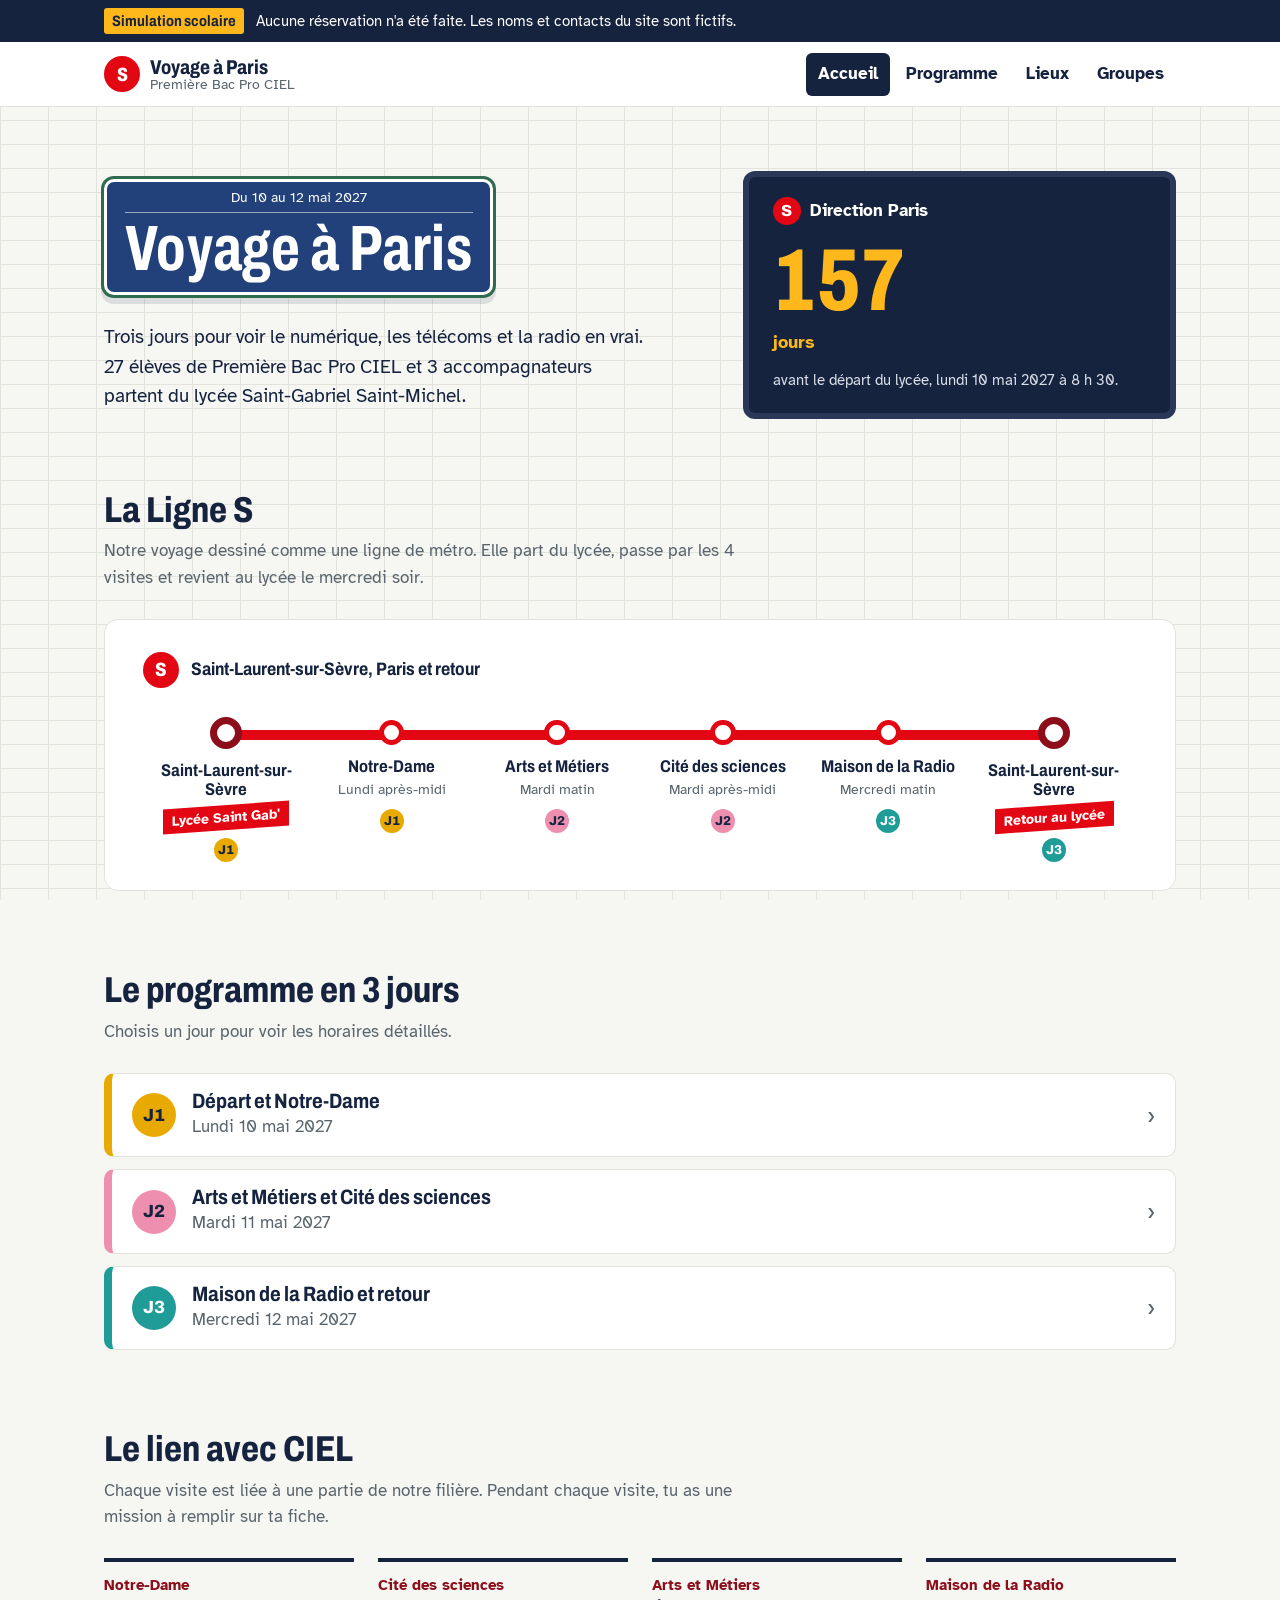
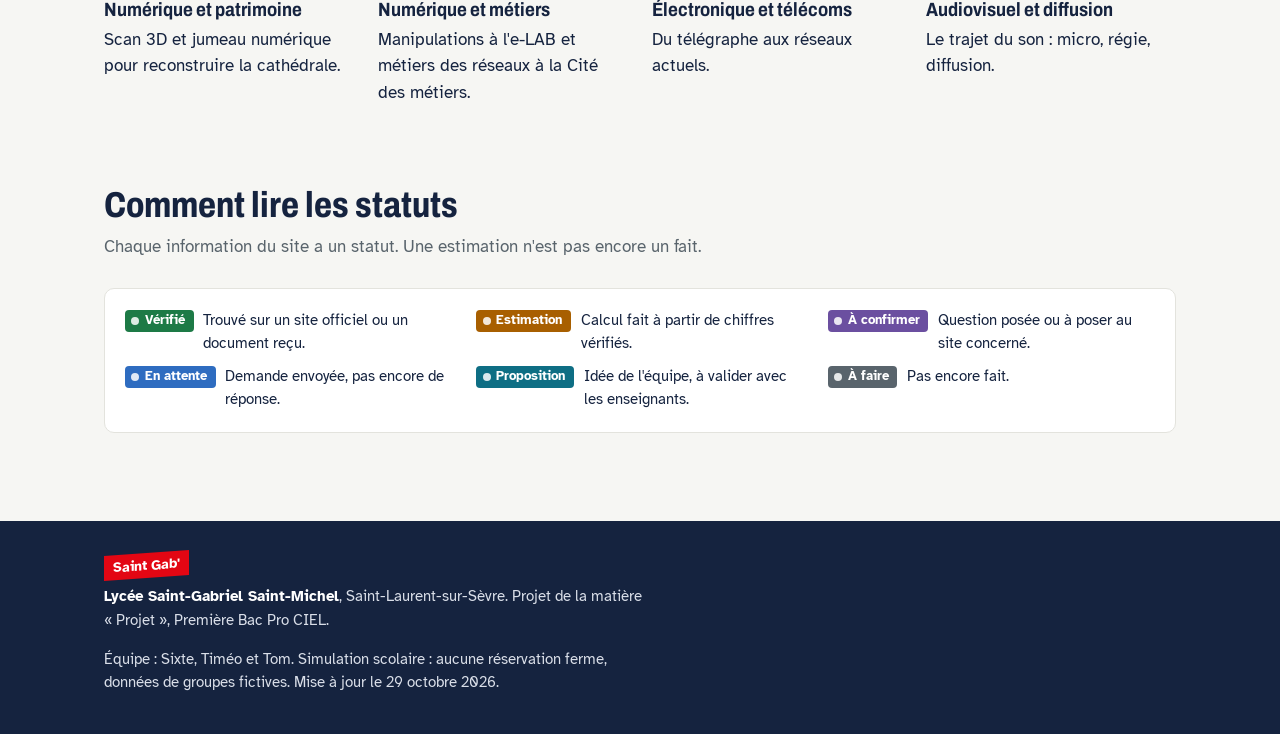
<file: index.html>
<!doctype html>
<html lang="fr">
<head>
  <meta charset="utf-8">
  <meta name="viewport" content="width=device-width, initial-scale=1">
  <title>Voyage à Paris, Bac Pro CIEL</title>
  <meta name="description" content="Site du voyage pédagogique à Paris de la Première Bac Pro CIEL du lycée Saint-Gabriel Saint-Michel. Simulation scolaire.">
  <meta name="robots" content="noindex">
  <link rel="preconnect" href="https://fonts.googleapis.com">
  <link rel="preconnect" href="https://fonts.gstatic.com" crossorigin>
  <link href="https://fonts.googleapis.com/css2?family=Archivo:wdth,wght@62..125,400..800&family=Atkinson+Hyperlegible:wght@400;700&display=swap" rel="stylesheet">
  <link rel="stylesheet" href="assets/css/style.css">
</head>
<body>

  <div class="simulation" role="note">
    <div class="conteneur">
      <strong>Simulation scolaire</strong>
      <span>Aucune réservation n'a été faite. Les noms et contacts du site sont fictifs.</span>
    </div>
  </div>

  <header class="entete">
    <div class="conteneur">
      <a class="marque" href="index.html">
        <span class="pastille" aria-hidden="true">S</span>
        <span>Voyage à Paris<small>Première Bac Pro CIEL</small></span>
      </a>
      <nav class="nav" aria-label="Menu principal">
        <ul>
          <li><a href="index.html" aria-current="page">
            <svg viewBox="0 0 24 24" fill="none" stroke="currentColor" stroke-width="2" aria-hidden="true"><path d="M3 11l9-7 9 7v9a1 1 0 0 1-1 1h-5v-6H9v6H4a1 1 0 0 1-1-1z"/></svg>
            Accueil</a></li>
          <li><a href="programme.html">
            <svg viewBox="0 0 24 24" fill="none" stroke="currentColor" stroke-width="2" aria-hidden="true"><circle cx="6" cy="5" r="2"/><circle cx="6" cy="19" r="2"/><path d="M6 7v10M11 5h9M11 12h9M11 19h9"/><circle cx="6" cy="12" r="2"/></svg>
            Programme</a></li>
          <li><a href="lieux.html">
            <svg viewBox="0 0 24 24" fill="none" stroke="currentColor" stroke-width="2" aria-hidden="true"><path d="M12 21s-7-6.2-7-12a7 7 0 0 1 14 0c0 5.8-7 12-7 12z"/><circle cx="12" cy="9" r="2.5"/></svg>
            Lieux</a></li>
          <li><a href="groupes.html">
            <svg viewBox="0 0 24 24" fill="none" stroke="currentColor" stroke-width="2" aria-hidden="true"><circle cx="9" cy="8" r="3"/><circle cx="17" cy="9" r="2.5"/><path d="M3 20c0-3.3 2.7-6 6-6s6 2.7 6 6M15 14.5c3 0 6 1.8 6 5.5"/></svg>
            Groupes</a></li>
        </ul>
      </nav>
    </div>
  </header>

  <main>

    <section class="une" aria-labelledby="titre-page">
      <div class="conteneur">
        <div class="une-texte">
          <div class="plaque">
            <span class="plaque-haut">Du 10 au 12 mai 2027</span>
            <h1 id="titre-page">Voyage à Paris</h1>
          </div>
          <p>Trois jours pour voir le numérique, les télécoms et la radio en vrai. 27 élèves de Première Bac Pro CIEL et 3 accompagnateurs partent du lycée Saint-Gabriel Saint-Michel.</p>
        </div>

        <div class="ecran" aria-live="polite">
          <div class="ecran-ligne"><span class="pastille" aria-hidden="true">S</span> Direction Paris</div>
          <span class="ecran-nombre" id="rebours-jours">193</span>
          <span class="ecran-unite" id="rebours-unite">jours</span>
          <p class="ecran-pied">avant le départ du lycée, lundi 10 mai 2027 à 8 h 30.</p>
        </div>
      </div>
    </section>

    <section class="section" aria-labelledby="titre-ligne">
      <div class="conteneur">
        <h2 id="titre-ligne">La Ligne S</h2>
        <p class="intro">Notre voyage dessiné comme une ligne de métro. Elle part du lycée, passe par les 4 visites et revient au lycée le mercredi soir.</p>
        <div class="plan">
          <div class="plan-entete"><span class="pastille" aria-hidden="true">S</span> Saint-Laurent-sur-Sèvre, Paris et retour</div>
          <ol class="stations" id="stations"></ol>
        </div>
      </div>
    </section>

    <section class="section" aria-labelledby="titre-jours">
      <div class="conteneur">
        <h2 id="titre-jours">Le programme en 3 jours</h2>
        <p class="intro">Choisis un jour pour voir les horaires détaillés.</p>
        <ol class="jours-liste" id="jours-liste"></ol>
      </div>
    </section>

    <section class="section" aria-labelledby="titre-ciel">
      <div class="conteneur">
        <h2 id="titre-ciel">Le lien avec CIEL</h2>
        <p class="intro">Chaque visite est liée à une partie de notre filière. Pendant chaque visite, tu as une mission à remplir sur ta fiche.</p>
        <ul class="ciel-liste" id="ciel-liste"></ul>
      </div>
    </section>

    <section class="section" aria-labelledby="titre-legende">
      <div class="conteneur">
        <h2 id="titre-legende">Comment lire les statuts</h2>
        <p class="intro">Chaque information du site a un statut. Une estimation n'est pas encore un fait.</p>
        <ul class="legende" id="legende"></ul>
      </div>
    </section>

  </main>

  <footer class="pied">
    <div class="conteneur">
      <div>
        <span class="etiquette-gab">Saint Gab'</span>
        <p><strong>Lycée Saint-Gabriel Saint-Michel</strong>, Saint-Laurent-sur-Sèvre. Projet de la matière « Projet », Première Bac Pro CIEL.</p>
      </div>
      <p>Équipe : Sixte, Timéo et Tom. Simulation scolaire : aucune réservation ferme, données de groupes fictives. Mise à jour le 29 octobre 2026.</p>
    </div>
  </footer>

  <script src="assets/js/donnees.js?v=2026-10-30"></script>
  <script src="assets/js/site.js?v=2026-10-30"></script>
</body>
</html>
</file>
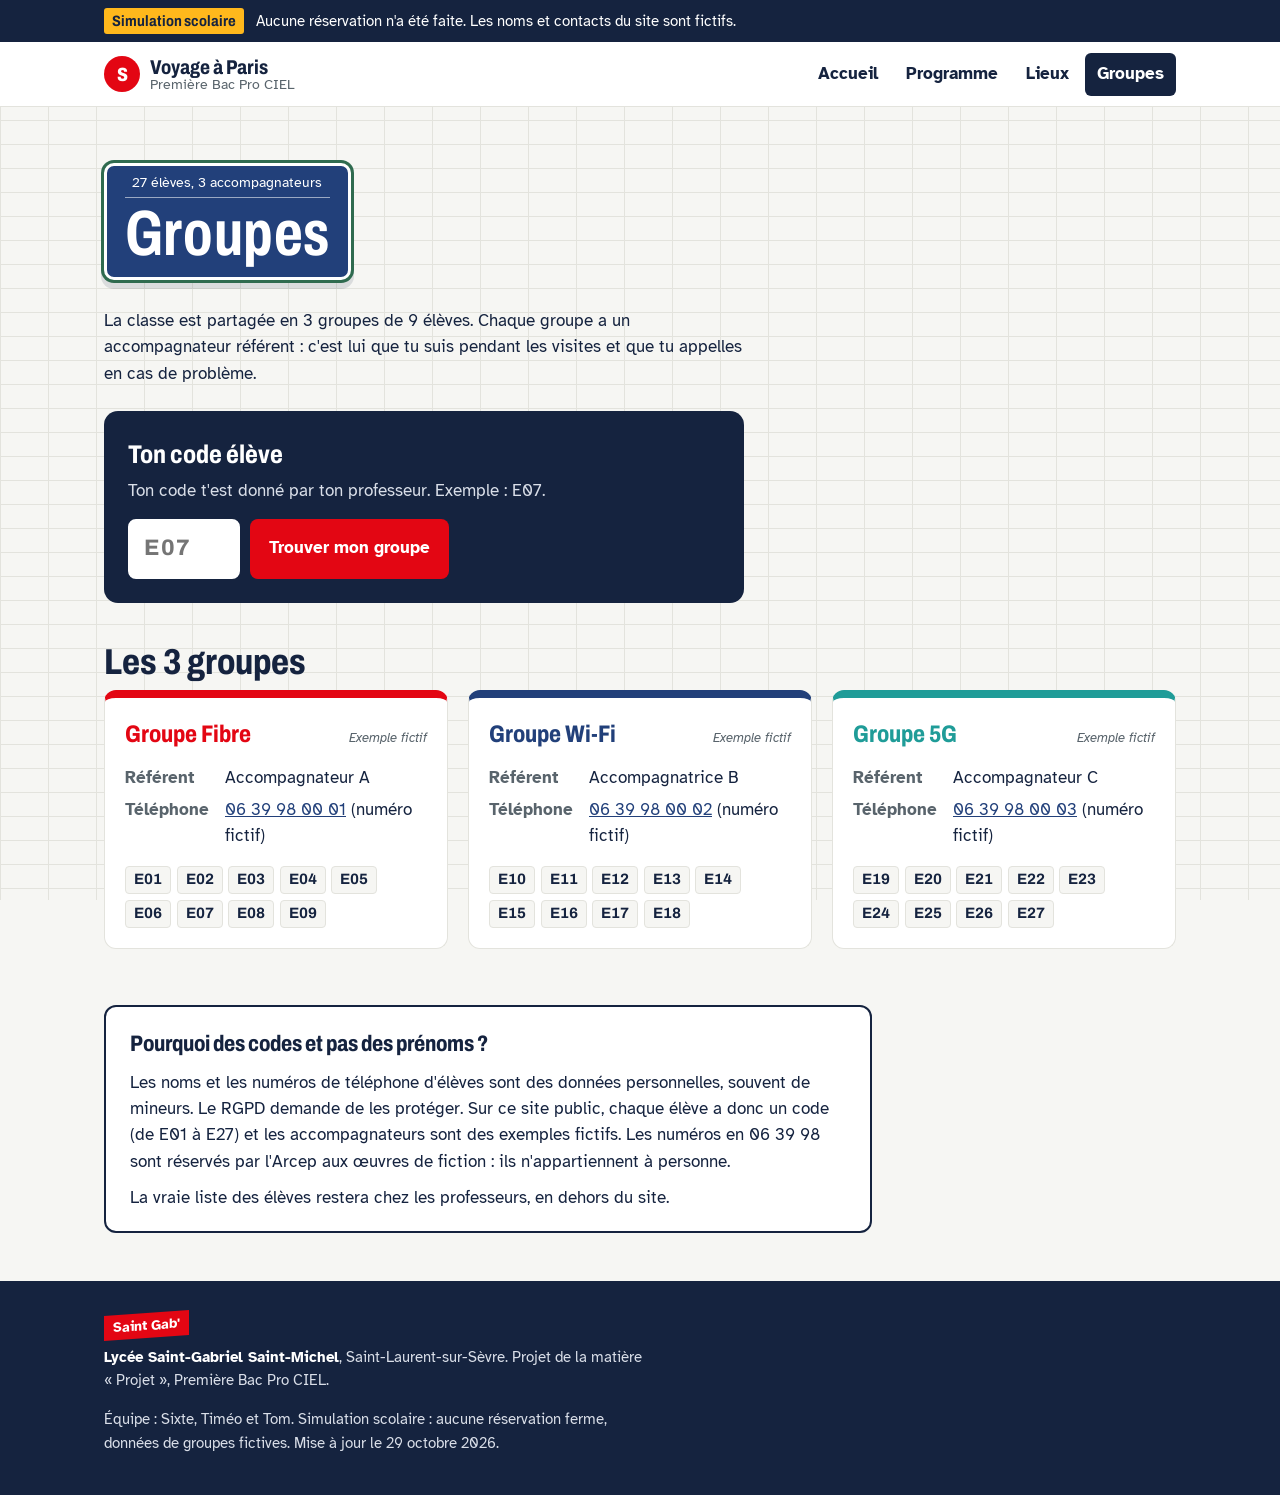
<file: groupes.html>
<!doctype html>
<html lang="fr">
<head>
  <meta charset="utf-8">
  <meta name="viewport" content="width=device-width, initial-scale=1">
  <title>Groupes du voyage</title>
  <meta name="description" content="Trouver son groupe et son accompagnateur référent pour le voyage à Paris. Données fictives, simulation scolaire.">
  <meta name="robots" content="noindex">
  <link rel="preconnect" href="https://fonts.googleapis.com">
  <link rel="preconnect" href="https://fonts.gstatic.com" crossorigin>
  <link href="https://fonts.googleapis.com/css2?family=Archivo:wdth,wght@62..125,400..800&family=Atkinson+Hyperlegible:wght@400;700&display=swap" rel="stylesheet">
  <link rel="stylesheet" href="assets/css/style.css">
</head>
<body>

  <div class="simulation" role="note">
    <div class="conteneur">
      <strong>Simulation scolaire</strong>
      <span>Aucune réservation n'a été faite. Les noms et contacts du site sont fictifs.</span>
    </div>
  </div>

  <header class="entete">
    <div class="conteneur">
      <a class="marque" href="index.html">
        <span class="pastille" aria-hidden="true">S</span>
        <span>Voyage à Paris<small>Première Bac Pro CIEL</small></span>
      </a>
      <nav class="nav" aria-label="Menu principal">
        <ul>
          <li><a href="index.html">
            <svg viewBox="0 0 24 24" fill="none" stroke="currentColor" stroke-width="2" aria-hidden="true"><path d="M3 11l9-7 9 7v9a1 1 0 0 1-1 1h-5v-6H9v6H4a1 1 0 0 1-1-1z"/></svg>
            Accueil</a></li>
          <li><a href="programme.html">
            <svg viewBox="0 0 24 24" fill="none" stroke="currentColor" stroke-width="2" aria-hidden="true"><circle cx="6" cy="5" r="2"/><circle cx="6" cy="19" r="2"/><path d="M6 7v10M11 5h9M11 12h9M11 19h9"/><circle cx="6" cy="12" r="2"/></svg>
            Programme</a></li>
          <li><a href="lieux.html">
            <svg viewBox="0 0 24 24" fill="none" stroke="currentColor" stroke-width="2" aria-hidden="true"><path d="M12 21s-7-6.2-7-12a7 7 0 0 1 14 0c0 5.8-7 12-7 12z"/><circle cx="12" cy="9" r="2.5"/></svg>
            Lieux</a></li>
          <li><a href="groupes.html" aria-current="page">
            <svg viewBox="0 0 24 24" fill="none" stroke="currentColor" stroke-width="2" aria-hidden="true"><circle cx="9" cy="8" r="3"/><circle cx="17" cy="9" r="2.5"/><path d="M3 20c0-3.3 2.7-6 6-6s6 2.7 6 6M15 14.5c3 0 6 1.8 6 5.5"/></svg>
            Groupes</a></li>
        </ul>
      </nav>
    </div>
  </header>

  <main>
    <div class="page-titre">
      <div class="conteneur">
        <div class="plaque">
          <span class="plaque-haut">27 élèves, 3 accompagnateurs</span>
          <h1>Groupes</h1>
        </div>
        <p>La classe est partagée en 3 groupes de 9 élèves. Chaque groupe a un accompagnateur référent : c'est lui que tu suis pendant les visites et que tu appelles en cas de problème.</p>
      </div>
    </div>

    <div class="conteneur">
      <form class="recherche" id="recherche" novalidate>
        <label for="code">Ton code élève</label>
        <p class="recherche-aide" id="code-aide">Ton code t'est donné par ton professeur. Exemple : E07.</p>
        <div class="recherche-ligne">
          <input id="code" name="code" type="text" inputmode="text" autocomplete="off"
                 maxlength="3" placeholder="E07" aria-describedby="code-aide resultat">
          <button type="submit">Trouver mon groupe</button>
        </div>
        <div id="resultat" class="resultat" aria-live="polite"></div>
      </form>

      <section class="section" aria-labelledby="titre-groupes">
        <h2 id="titre-groupes">Les 3 groupes</h2>
        <div class="groupes" id="groupes"></div>
      </section>

      <aside class="encart" aria-labelledby="titre-rgpd">
        <h2 id="titre-rgpd">Pourquoi des codes et pas des prénoms ?</h2>
        <p>Les noms et les numéros de téléphone d'élèves sont des données personnelles, souvent de mineurs. Le RGPD demande de les protéger. Sur ce site public, chaque élève a donc un code (de E01 à E27) et les accompagnateurs sont des exemples fictifs. Les numéros en 06 39 98 sont réservés par l'Arcep aux œuvres de fiction : ils n'appartiennent à personne.</p>
        <p>La vraie liste des élèves restera chez les professeurs, en dehors du site.</p>
      </aside>
    </div>
  </main>

  <footer class="pied">
    <div class="conteneur">
      <div>
        <span class="etiquette-gab">Saint Gab'</span>
        <p><strong>Lycée Saint-Gabriel Saint-Michel</strong>, Saint-Laurent-sur-Sèvre. Projet de la matière « Projet », Première Bac Pro CIEL.</p>
      </div>
      <p>Équipe : Sixte, Timéo et Tom. Simulation scolaire : aucune réservation ferme, données de groupes fictives. Mise à jour le 29 octobre 2026.</p>
    </div>
  </footer>

  <script src="assets/js/donnees.js?v=2026-10-30"></script>
  <script src="assets/js/site.js?v=2026-10-30"></script>
</body>
</html>
</file>
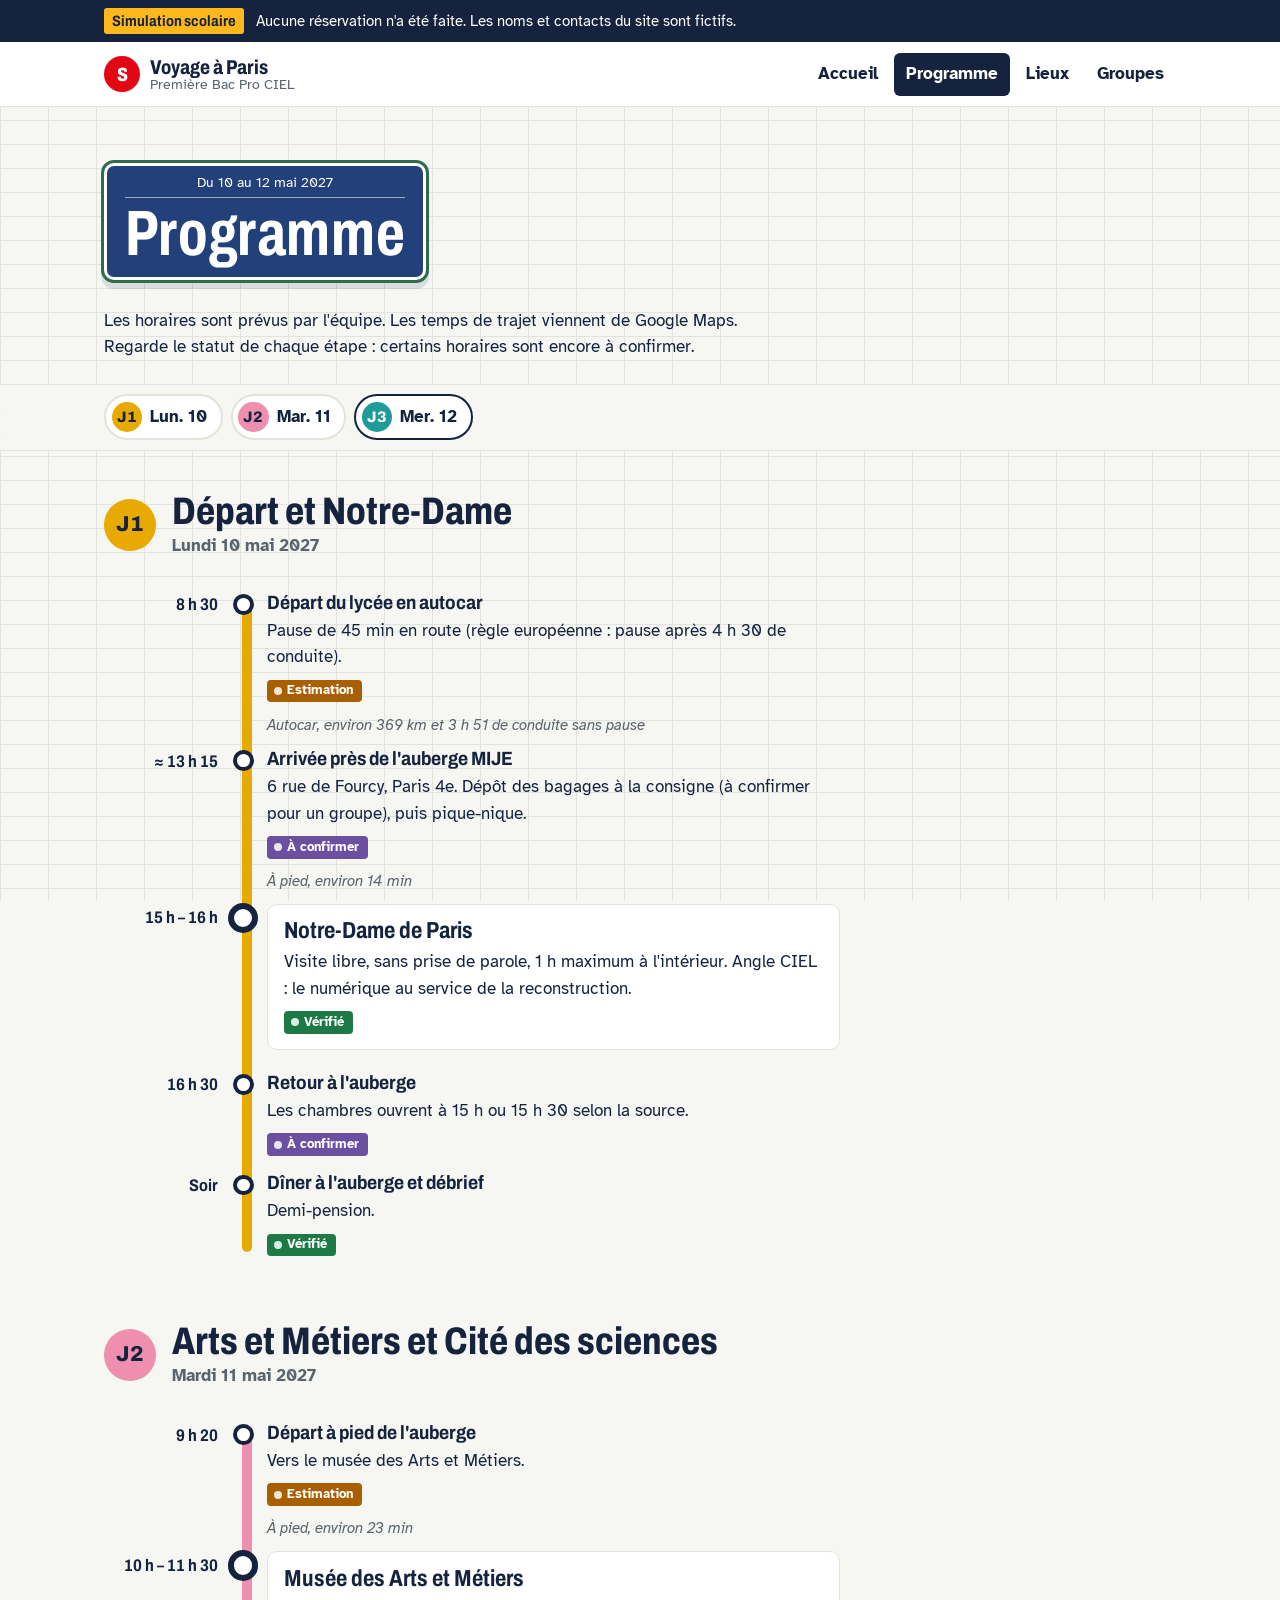
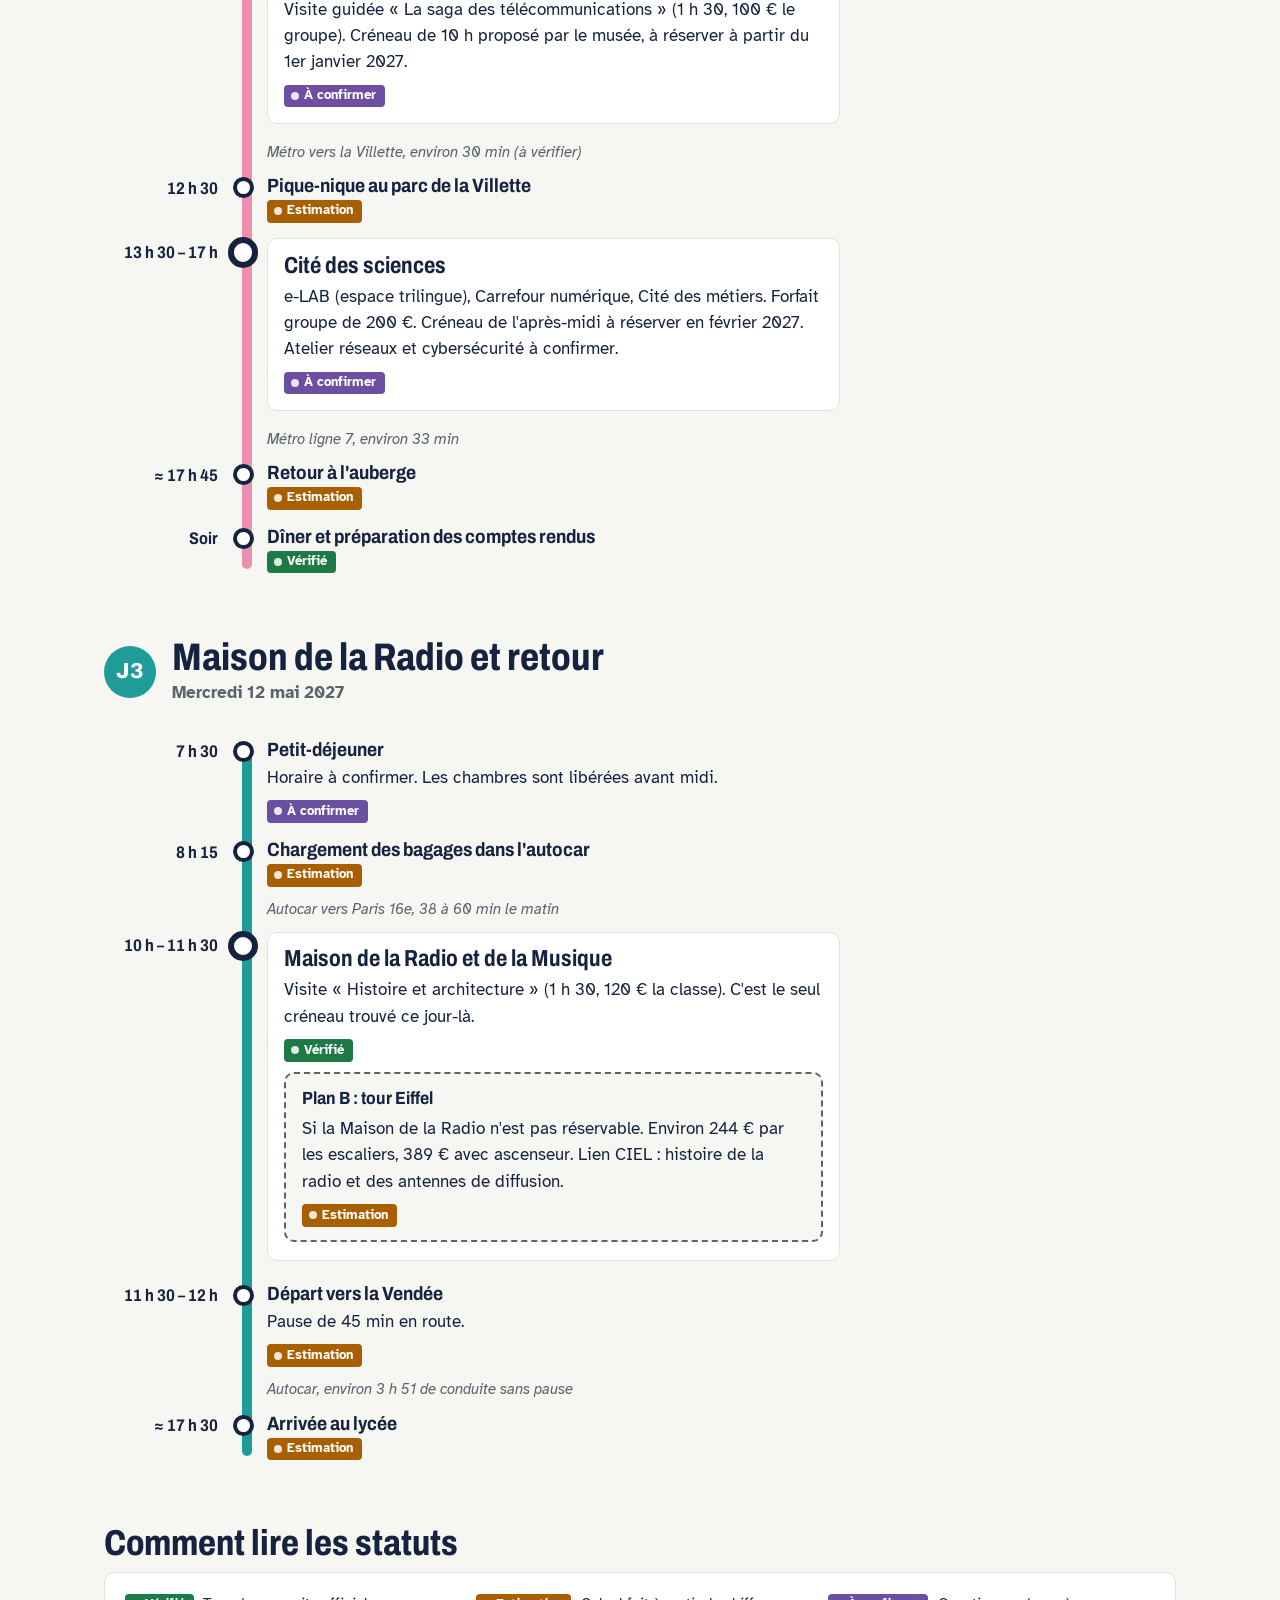
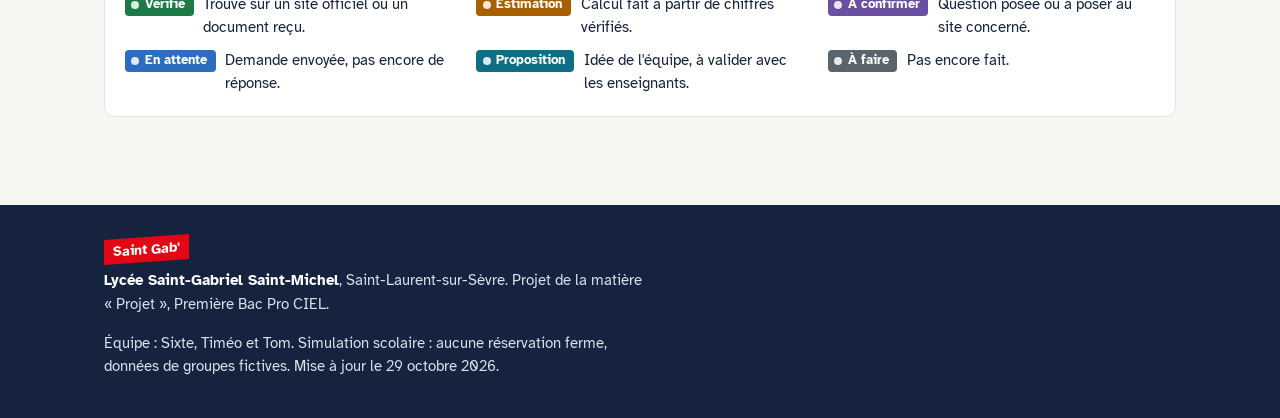
<file: programme.html>
<!doctype html>
<html lang="fr">
<head>
  <meta charset="utf-8">
  <meta name="viewport" content="width=device-width, initial-scale=1">
  <title>Programme du voyage</title>
  <meta name="description" content="Programme jour par jour du voyage à Paris de la Première Bac Pro CIEL, du 10 au 12 mai 2027. Simulation scolaire.">
  <meta name="robots" content="noindex">
  <link rel="preconnect" href="https://fonts.googleapis.com">
  <link rel="preconnect" href="https://fonts.gstatic.com" crossorigin>
  <link href="https://fonts.googleapis.com/css2?family=Archivo:wdth,wght@62..125,400..800&family=Atkinson+Hyperlegible:wght@400;700&display=swap" rel="stylesheet">
  <link rel="stylesheet" href="assets/css/style.css">
</head>
<body>

  <div class="simulation" role="note">
    <div class="conteneur">
      <strong>Simulation scolaire</strong>
      <span>Aucune réservation n'a été faite. Les noms et contacts du site sont fictifs.</span>
    </div>
  </div>

  <header class="entete">
    <div class="conteneur">
      <a class="marque" href="index.html">
        <span class="pastille" aria-hidden="true">S</span>
        <span>Voyage à Paris<small>Première Bac Pro CIEL</small></span>
      </a>
      <nav class="nav" aria-label="Menu principal">
        <ul>
          <li><a href="index.html">
            <svg viewBox="0 0 24 24" fill="none" stroke="currentColor" stroke-width="2" aria-hidden="true"><path d="M3 11l9-7 9 7v9a1 1 0 0 1-1 1h-5v-6H9v6H4a1 1 0 0 1-1-1z"/></svg>
            Accueil</a></li>
          <li><a href="programme.html" aria-current="page">
            <svg viewBox="0 0 24 24" fill="none" stroke="currentColor" stroke-width="2" aria-hidden="true"><circle cx="6" cy="5" r="2"/><circle cx="6" cy="19" r="2"/><path d="M6 7v10M11 5h9M11 12h9M11 19h9"/><circle cx="6" cy="12" r="2"/></svg>
            Programme</a></li>
          <li><a href="lieux.html">
            <svg viewBox="0 0 24 24" fill="none" stroke="currentColor" stroke-width="2" aria-hidden="true"><path d="M12 21s-7-6.2-7-12a7 7 0 0 1 14 0c0 5.8-7 12-7 12z"/><circle cx="12" cy="9" r="2.5"/></svg>
            Lieux</a></li>
          <li><a href="groupes.html">
            <svg viewBox="0 0 24 24" fill="none" stroke="currentColor" stroke-width="2" aria-hidden="true"><circle cx="9" cy="8" r="3"/><circle cx="17" cy="9" r="2.5"/><path d="M3 20c0-3.3 2.7-6 6-6s6 2.7 6 6M15 14.5c3 0 6 1.8 6 5.5"/></svg>
            Groupes</a></li>
        </ul>
      </nav>
    </div>
  </header>

  <main>
    <div class="page-titre">
      <div class="conteneur">
        <div class="plaque">
          <span class="plaque-haut">Du 10 au 12 mai 2027</span>
          <h1>Programme</h1>
        </div>
        <p>Les horaires sont prévus par l'équipe. Les temps de trajet viennent de Google Maps. Regarde le statut de chaque étape : certains horaires sont encore à confirmer.</p>
      </div>
    </div>

    <nav class="choix-jour" aria-label="Choisir un jour">
      <div class="conteneur">
        <ul>
          <li><a href="#j1"><span class="pastille j1" aria-hidden="true">J1</span> Lun. 10</a></li>
          <li><a href="#j2"><span class="pastille j2" aria-hidden="true">J2</span> Mar. 11</a></li>
          <li><a href="#j3"><span class="pastille j3" aria-hidden="true">J3</span> Mer. 12</a></li>
        </ul>
      </div>
    </nav>

    <div class="conteneur" id="programme"></div>

    <section class="section" aria-labelledby="titre-legende">
      <div class="conteneur">
        <h2 id="titre-legende">Comment lire les statuts</h2>
        <ul class="legende" id="legende"></ul>
      </div>
    </section>
  </main>

  <footer class="pied">
    <div class="conteneur">
      <div>
        <span class="etiquette-gab">Saint Gab'</span>
        <p><strong>Lycée Saint-Gabriel Saint-Michel</strong>, Saint-Laurent-sur-Sèvre. Projet de la matière « Projet », Première Bac Pro CIEL.</p>
      </div>
      <p>Équipe : Sixte, Timéo et Tom. Simulation scolaire : aucune réservation ferme, données de groupes fictives. Mise à jour le 29 octobre 2026.</p>
    </div>
  </footer>

  <script src="assets/js/donnees.js?v=2026-10-30"></script>
  <script src="assets/js/site.js?v=2026-10-30"></script>
</body>
</html>
</file>
<file: assets/css/style.css>
/* =========================================================
   Style « Ligne S » : Paris (métro, plaques de rue) + Saint Gab'
   ========================================================= */

:root {
  /* Paris */
  --faience: #F6F6F3;      /* carreaux blancs du métro */
  --joint: #E3E3DD;        /* joints entre les carreaux */
  --encre: #15233F;        /* texte principal, bleu nuit */
  --zinc: #59646C;         /* texte secondaire, toits de Paris */
  --plaque: #22407A;       /* plaques de rue */
  --cadre: #2F6B4F;        /* cadre vert des plaques */
  --blanc: #FFFFFF;
  --ambre: #FFB81C;        /* écran « prochain train » */

  /* Saint Gab' */
  --gab: #E30613;
  --gab-fonce: #8C0E1B;

  /* Couleurs des jours */
  --j1: #E8A900;
  --j2: #EE8FAF;           /* rose, comme la ligne 7 qu'on prend le mardi */
  --j3: #1F9C98;

  /* Statuts */
  --s-verifie: #1D7A46;
  --s-estimation: #A85F00;
  --s-confirmer: #6B4FA0;
  --s-attente: #2E6CC0;
  --s-afaire: #59646C;

  --titre: "Archivo", "Arial Narrow", sans-serif;
  --texte: "Atkinson Hyperlegible", Verdana, sans-serif;

  --large: 72rem;
  --gouttiere: clamp(1rem, 4vw, 2.5rem);
}

*, *::before, *::after { box-sizing: border-box; }

html { -webkit-text-size-adjust: 100%; }

body {
  margin: 0;
  font-family: var(--texte);
  font-size: 1.0625rem;
  line-height: 1.55;
  color: var(--encre);
  background-color: var(--faience);
  /* motif discret des carreaux du métro */
  background-image:
    linear-gradient(var(--joint) 1px, transparent 1px),
    linear-gradient(90deg, var(--joint) 1px, transparent 1px);
  background-size: 48px 24px;
  background-attachment: fixed;
}

img { max-width: 100%; }

a { color: var(--plaque); }

:focus-visible {
  outline: 3px solid var(--gab);
  outline-offset: 3px;
  border-radius: 4px;
}

.conteneur {
  max-width: var(--large);
  margin: 0 auto;
  padding: 0 var(--gouttiere);
}

.visuellement-cache {
  position: absolute; width: 1px; height: 1px; overflow: hidden;
  clip: rect(0 0 0 0); white-space: nowrap;
}

/* ---------- Bandeau simulation ---------- */

.simulation {
  background: var(--encre);
  color: var(--blanc);
  font-size: 0.9375rem;
}
.simulation .conteneur {
  display: flex; gap: 0.75rem; align-items: center;
  padding-top: 0.5rem; padding-bottom: 0.5rem;
}
.simulation strong {
  flex: none;
  background: var(--ambre);
  color: var(--encre);
  padding: 0.1rem 0.5rem;
  border-radius: 3px;
  font-family: var(--titre);
  font-stretch: 85%;
}

/* ---------- En-tête ---------- */

.entete {
  background: var(--blanc);
  border-bottom: 1px solid var(--joint);
}
.entete .conteneur {
  display: flex; align-items: center; justify-content: space-between;
  gap: 1rem; min-height: 4rem;
}

.marque {
  display: flex; align-items: center; gap: 0.6rem;
  text-decoration: none; color: var(--encre);
  font-family: var(--titre); font-weight: 750; font-stretch: 80%;
  font-size: 1.25rem; line-height: 1.1;
}
.marque small {
  display: block; font-weight: 500; color: var(--zinc); font-size: 0.85rem;
  font-family: var(--texte); font-stretch: 100%;
}

/* pastille ronde de ligne, comme sur les plans du métro */
.pastille {
  display: inline-grid; place-items: center;
  width: 2.25rem; height: 2.25rem; flex: none;
  border-radius: 50%;
  background: var(--gab); color: var(--blanc);
  font-family: var(--titre); font-weight: 800; font-size: 1.2rem;
  line-height: 1;
}
.pastille.j1 { background: var(--j1); color: var(--encre); }
.pastille.j2 { background: var(--j2); color: var(--encre); }
.pastille.j3 { background: var(--j3); color: var(--blanc); }

.nav ul { display: flex; gap: 0.25rem; margin: 0; padding: 0; list-style: none; }
.nav a, .nav span {
  display: block; padding: 0.5rem 0.75rem; border-radius: 6px;
  text-decoration: none; color: var(--encre); font-weight: 700;
}
.nav a:hover { background: var(--faience); }
.nav a[aria-current="page"] { background: var(--encre); color: var(--blanc); }
.nav span { color: var(--zinc); font-weight: 400; cursor: default; }
.nav span small { font-size: 0.75rem; }
.nav svg { display: none; }

/* ---------- Plaque de rue parisienne ---------- */

.plaque {
  display: inline-block;
  background: var(--plaque);
  color: var(--blanc);
  padding: 0.35rem 1.1rem 0.6rem;
  border-radius: 10px;
  border: 3px solid var(--blanc);
  box-shadow: 0 0 0 3px var(--cadre), 0 6px 0 3px rgba(21, 35, 63, 0.12);
  text-align: center;
}
.plaque .plaque-haut {
  display: block;
  font-size: 0.875rem;
  border-bottom: 1px solid rgba(255, 255, 255, 0.55);
  padding-bottom: 0.2rem; margin-bottom: 0.15rem;
}
.plaque h1, .plaque .plaque-nom {
  margin: 0;
  font-family: var(--titre);
  font-weight: 700;
  font-stretch: 72%;
  font-size: clamp(2rem, 7vw, 4rem);
  line-height: 1.05;
  letter-spacing: 0.01em;
}

/* ---------- Accueil : en-tête de page ---------- */

.une {
  padding: clamp(2rem, 6vw, 4rem) 0 2rem;
}
.une .conteneur {
  display: grid; gap: 2rem;
  grid-template-columns: minmax(0, 1.4fr) minmax(0, 1fr);
  align-items: center;
}
.une-texte p {
  max-width: 34rem;
  font-size: 1.1875rem;
  margin: 1.75rem 0 0;
}

/* écran façon « prochain train » */
.ecran {
  background: var(--encre);
  color: var(--ambre);
  border-radius: 12px;
  padding: 1.25rem 1.5rem;
  border: 6px solid #2A3756;
}
.ecran p { margin: 0; color: #D9DEE8; }
.ecran .ecran-ligne {
  display: flex; align-items: center; gap: 0.6rem;
  color: var(--blanc); font-weight: 700;
}
.ecran .ecran-ligne .pastille { width: 1.75rem; height: 1.75rem; font-size: 1rem; }
.ecran .ecran-nombre {
  display: block;
  font-family: var(--titre); font-weight: 800; font-stretch: 75%;
  font-size: clamp(3.5rem, 12vw, 5.5rem);
  line-height: 1; margin: 0.75rem 0 0.25rem;
  font-variant-numeric: tabular-nums;
}
.ecran .ecran-unite { color: var(--ambre); font-weight: 700; font-size: 1.125rem; }
.ecran .ecran-pied { margin-top: 0.75rem; font-size: 0.9375rem; }

/* ---------- Accueil : plan de la Ligne S ---------- */

.section { padding: 2.5rem 0; }

.section h2 {
  font-family: var(--titre); font-weight: 750; font-stretch: 80%;
  font-size: clamp(1.6rem, 4vw, 2.25rem); line-height: 1.1;
  margin: 0 0 0.5rem;
}
.section .intro { margin: 0 0 1.75rem; color: var(--zinc); max-width: 40rem; }

.plan {
  background: var(--blanc);
  border-radius: 14px;
  border: 1px solid var(--joint);
  padding: 2rem clamp(1rem, 3vw, 2.5rem) 1.75rem;
}
.plan-entete {
  display: flex; align-items: center; gap: 0.75rem; margin-bottom: 2rem;
  font-family: var(--titre); font-weight: 700; font-stretch: 85%; font-size: 1.125rem;
}

.stations {
  position: relative;
  display: grid;
  grid-template-columns: repeat(6, minmax(0, 1fr));
  margin: 0; padding: 0; list-style: none;
}
/* le trait rouge de la ligne */
.stations::before {
  content: "";
  position: absolute; left: calc(100% / 12); right: calc(100% / 12);
  top: 0.65rem; height: 10px; border-radius: 5px;
  background: var(--gab);
}
.station {
  position: relative;
  display: flex; flex-direction: column; align-items: center; text-align: center;
  padding: 0 0.25rem;
}
.station-point {
  position: relative; z-index: 1;
  width: 1.6rem; height: 1.6rem; border-radius: 50%;
  background: var(--blanc); border: 5px solid var(--gab);
}
.station.terminus .station-point {
  width: 2rem; height: 2rem; margin-top: -0.2rem;
  border-width: 7px; border-color: var(--gab-fonce);
}
.station-nom {
  margin-top: 0.75rem;
  font-family: var(--titre); font-weight: 700; font-stretch: 85%;
  font-size: 1.0625rem; line-height: 1.15;
}
.station-detail { font-size: 0.875rem; color: var(--zinc); margin-top: 0.15rem; }
.station .pastille { width: 1.5rem; height: 1.5rem; font-size: 0.8rem; margin-top: 0.5rem; }

/* l'étiquette penchée du lycée, clin d'œil à Saint Gab' */
.etiquette-gab {
  display: inline-block; margin-top: 0.35rem;
  background: var(--gab); color: var(--blanc);
  padding: 0.1rem 0.55rem;
  transform: skewY(-4deg);
  font-weight: 700; font-size: 0.875rem;
}

/* ---------- Accueil : les 3 jours ---------- */

.jours-liste { display: grid; gap: 0.75rem; margin: 0; padding: 0; list-style: none; }
.jour-lien {
  display: grid; grid-template-columns: auto 1fr auto; gap: 1rem; align-items: center;
  background: var(--blanc);
  border: 1px solid var(--joint);
  border-left: 8px solid var(--couleur-jour, var(--gab));
  border-radius: 10px;
  padding: 1rem 1.25rem;
  text-decoration: none; color: var(--encre);
}
.jour-lien:hover { border-color: var(--couleur-jour); }
.jour-lien .pastille { width: 2.75rem; height: 2.75rem; font-size: 1.1rem; }
.jour-lien strong {
  display: block;
  font-family: var(--titre); font-weight: 700; font-stretch: 85%; font-size: 1.3rem; line-height: 1.15;
}
.jour-lien span { color: var(--zinc); }
.jour-lien .fleche { font-size: 1.5rem; color: var(--zinc); }
.jour-lien.j1 { --couleur-jour: var(--j1); }
.jour-lien.j2 { --couleur-jour: var(--j2); }
.jour-lien.j3 { --couleur-jour: var(--j3); }

/* ---------- Accueil : lien CIEL ---------- */

.ciel-liste {
  display: grid; grid-template-columns: repeat(4, minmax(0, 1fr)); gap: 1.5rem;
  margin: 0; padding: 0; list-style: none;
}
.ciel-liste li { border-top: 4px solid var(--encre); padding-top: 0.75rem; }
.ciel-liste h3 {
  margin: 0; font-family: var(--titre); font-weight: 700; font-stretch: 85%;
  font-size: 1.2rem; line-height: 1.2;
}
.ciel-liste .lieu { color: var(--gab-fonce); font-weight: 700; font-size: 0.9375rem; }
.ciel-liste p { margin: 0.4rem 0 0; }

/* ---------- Statuts ---------- */

.statut {
  display: inline-flex; align-items: center; gap: 0.35rem;
  padding: 0.1rem 0.55rem 0.1rem 0.4rem;
  border-radius: 4px;
  font-size: 0.8125rem; font-weight: 700; line-height: 1.5;
  white-space: nowrap;
  color: var(--blanc); background: var(--couleur-statut);
}
.statut::before {
  content: ""; width: 0.5rem; height: 0.5rem; border-radius: 50%;
  background: currentColor; opacity: 0.85;
}
.statut.verifie    { --couleur-statut: var(--s-verifie); }
.statut.estimation { --couleur-statut: var(--s-estimation); }
.statut.confirmer  { --couleur-statut: var(--s-confirmer); }
.statut.attente    { --couleur-statut: var(--s-attente); }
.statut.afaire     { --couleur-statut: var(--s-afaire); }

.legende {
  display: grid; gap: 0.6rem 1.5rem;
  grid-template-columns: repeat(auto-fit, minmax(15rem, 1fr));
  margin: 0; padding: 1.25rem; list-style: none;
  background: var(--blanc); border: 1px solid var(--joint); border-radius: 10px;
}
.legende li { display: flex; gap: 0.6rem; align-items: baseline; font-size: 0.9375rem; }
.legende .statut { flex: none; }

/* ---------- Page Programme ---------- */

.page-titre { padding: clamp(2rem, 6vw, 3.5rem) 0 1.5rem; }
.page-titre p { max-width: 40rem; margin: 1.75rem 0 0; }

.choix-jour {
  position: sticky; top: 0; z-index: 5;
  background: rgba(246, 246, 243, 0.94);
  backdrop-filter: blur(6px);
  border-bottom: 1px solid var(--joint);
}
.choix-jour ul {
  display: flex; gap: 0.5rem; margin: 0; padding: 0.6rem 0; list-style: none;
  overflow-x: auto;
}
.choix-jour a {
  display: flex; align-items: center; gap: 0.5rem; flex: none;
  padding: 0.35rem 0.85rem 0.35rem 0.35rem;
  border-radius: 999px; border: 2px solid var(--joint); background: var(--blanc);
  text-decoration: none; color: var(--encre); font-weight: 700;
  white-space: nowrap;
}
.choix-jour a:hover, .choix-jour a.actif { border-color: var(--encre); }
.choix-jour .pastille { width: 1.9rem; height: 1.9rem; font-size: 0.95rem; }

.jour { padding: 2.5rem 0 1rem; scroll-margin-top: 4rem; }
.jour-entete { display: flex; align-items: center; gap: 1rem; margin-bottom: 1.5rem; }
.jour-entete .pastille { width: 3.25rem; height: 3.25rem; font-size: 1.35rem; }
.jour-entete h2 {
  margin: 0; font-family: var(--titre); font-weight: 750; font-stretch: 80%;
  font-size: clamp(1.6rem, 4.5vw, 2.4rem); line-height: 1.05;
}
.jour-entete p { margin: 0.15rem 0 0; color: var(--zinc); font-weight: 700; }

.jour.j1 { --couleur-jour: var(--j1); }
.jour.j2 { --couleur-jour: var(--j2); }
.jour.j3 { --couleur-jour: var(--j3); }

/* la ligne verticale du jour */
.trajet-jour {
  position: relative;
  margin: 0; padding: 0; list-style: none;
  max-width: 46rem;
}
.trajet-jour::before {
  content: ""; position: absolute;
  left: calc(8rem + 0.6rem); top: 0.8rem; bottom: 0.8rem;
  width: 10px; border-radius: 5px; background: var(--couleur-jour);
}

.arret {
  position: relative;
  display: grid; grid-template-columns: 8rem 2.2rem minmax(0, 1fr);
  align-items: start;
  padding: 0.45rem 0;
}
.arret-heure {
  text-align: right; padding-right: 0.9rem; padding-top: 0.1rem;
  font-family: var(--titre); font-weight: 700; font-stretch: 85%; font-size: 1.05rem;
  font-variant-numeric: tabular-nums;
  white-space: nowrap;
}
.arret-point {
  position: relative; z-index: 1;
  width: 1.3rem; height: 1.3rem; margin: 0.2rem 0 0 0.05rem;
  border-radius: 50%; background: var(--blanc); border: 4px solid var(--encre);
}
.arret.visite .arret-point {
  width: 1.9rem; height: 1.9rem; margin: -0.05rem 0 0 -0.25rem;
  border-width: 6px;
}
.arret-contenu h3 {
  margin: 0; font-family: var(--titre); font-weight: 700; font-stretch: 88%;
  font-size: 1.2rem; line-height: 1.2;
}
.arret.visite .arret-contenu h3 { font-size: 1.45rem; font-stretch: 80%; }
.arret-contenu p { margin: 0.25rem 0 0.4rem; max-width: 36rem; }

.arret.visite .arret-contenu {
  background: var(--blanc); border: 1px solid var(--joint); border-radius: 10px;
  padding: 0.8rem 1rem 0.9rem;
  margin-bottom: 0.4rem;
}

/* segment de trajet entre deux arrêts */
.segment {
  display: grid; grid-template-columns: 8rem 2.2rem minmax(0, 1fr);
  padding: 0.2rem 0;
  color: var(--zinc); font-size: 0.9375rem;
}
.segment span:last-child { font-style: italic; }

/* la branche du plan B, comme une fourche de ligne */
.branche {
  position: relative;
  margin: 0.6rem 0 0.2rem;
  padding: 0.7rem 0.9rem 0.8rem 1rem;
  border: 2px dashed var(--zinc);
  border-radius: 10px;
  background: var(--faience);
}
.branche h4 {
  margin: 0; font-family: var(--titre); font-weight: 700; font-stretch: 88%; font-size: 1.1rem;
}
.branche p { margin: 0.2rem 0 0.4rem; }

/* ---------- Éléments communs aux pages Lieux et Groupes ---------- */

.pastille.auberge { background: var(--plaque); color: var(--blanc); }
.pastille.planb {
  background: var(--blanc); color: var(--zinc);
  border: 2px dashed var(--zinc);
}
.statut.proposition { --couleur-statut: #0E6E84; }

.fiche-infos { display: grid; grid-template-columns: max-content minmax(0, 1fr); gap: 0.35rem 1rem; margin: 0; }
.fiche-infos dt { font-weight: 700; color: var(--zinc); }
.fiche-infos dd { margin: 0; }

button, input { font: inherit; }

/* ---------- Page Lieux ---------- */

.carte-cadre {
  background: var(--blanc); border: 1px solid var(--joint); border-radius: 14px;
  padding: 0.6rem; margin-bottom: 2rem;
}
.carte {
  height: clamp(20rem, 55vh, 30rem);
  border-radius: 9px;
  background: var(--joint);
  z-index: 0;
}
.carte-erreur { padding: 2rem 1.5rem; margin: 0; max-width: 36rem; }
.carte-legende {
  display: flex; flex-wrap: wrap; gap: 0.5rem 1.25rem;
  margin: 0; padding: 0.75rem 0.4rem 0.2rem; list-style: none; font-size: 0.9375rem;
}
.carte-legende li { display: flex; align-items: center; gap: 0.4rem; }
.carte-legende .pastille { width: 1.6rem; height: 1.6rem; font-size: 0.75rem; }

/* les pastilles posées sur la carte */
.marqueur { background: none; border: none; }
.marqueur .pastille {
  width: 34px; height: 34px; font-size: 0.85rem;
  box-shadow: 0 0 0 3px var(--blanc), 0 2px 6px rgba(21, 35, 63, 0.35);
}
.marqueur .pastille.planb { box-shadow: 0 2px 6px rgba(21, 35, 63, 0.35); }
.leaflet-container { font-family: var(--texte); }
.leaflet-tooltip { font-weight: 700; color: var(--encre); }

.fiches {
  display: grid; gap: 1.25rem;
  grid-template-columns: repeat(auto-fill, minmax(min(100%, 26rem), 1fr));
}
.fiche {
  display: flex; flex-direction: column; gap: 0.9rem;
  background: var(--blanc); border: 1px solid var(--joint); border-radius: 12px;
  padding: 1.25rem;
  scroll-margin-top: 1rem;
}
.fiche:focus { outline: 3px solid var(--gab); outline-offset: 2px; }
.fiche.planb { border: 2px dashed var(--zinc); background: var(--faience); }
.fiche-entete { display: flex; gap: 0.85rem; align-items: center; }
.fiche-entete .pastille { width: 2.75rem; height: 2.75rem; font-size: 1.05rem; }
.fiche-entete h2 {
  margin: 0; font-family: var(--titre); font-weight: 750; font-stretch: 80%;
  font-size: 1.5rem; line-height: 1.1;
}
.fiche-entete p { margin: 0.15rem 0 0; color: var(--zinc); font-weight: 700; font-size: 0.9375rem; }
.fiche-texte { margin: 0; }

.mission {
  border-left: 6px solid var(--gab);
  background: #FDF1F1;
  padding: 0.75rem 1rem 0.85rem;
  border-radius: 0 8px 8px 0;
}
.mission h3 { margin: 0; font-family: var(--titre); font-weight: 750; font-stretch: 85%; font-size: 1.1rem; color: var(--gab-fonce); }
.mission p { margin: 0.25rem 0 0.5rem; }

.fiche-question { margin: 0; color: var(--zinc); font-size: 0.9375rem; }

.fiche-pied {
  display: flex; justify-content: space-between; align-items: center; gap: 1rem;
  margin-top: auto; padding-top: 0.25rem;
}
.bouton-carte {
  border: 2px solid var(--encre); background: var(--blanc); color: var(--encre);
  border-radius: 999px; padding: 0.35rem 0.9rem; font-weight: 700; cursor: pointer;
}
.bouton-carte:hover { background: var(--encre); color: var(--blanc); }

/* ---------- Page Groupes ---------- */

.recherche {
  background: var(--encre); color: var(--blanc);
  border-radius: 14px; padding: 1.5rem;
  max-width: 40rem;
}
.recherche label {
  display: block;
  font-family: var(--titre); font-weight: 750; font-stretch: 80%; font-size: 1.6rem;
}
.recherche-aide { margin: 0.2rem 0 0.9rem; color: #D9DEE8; }
.recherche-ligne { display: flex; gap: 0.6rem; flex-wrap: wrap; }
.recherche input {
  width: 7rem; padding: 0.6rem 0.8rem;
  border: 3px solid var(--blanc); border-radius: 8px;
  font-family: var(--titre); font-weight: 750; font-size: 1.4rem; letter-spacing: 0.08em;
  text-transform: uppercase; color: var(--encre);
}
.recherche input[aria-invalid="true"] { border-color: var(--ambre); }
.recherche button {
  padding: 0.6rem 1.2rem; border: none; border-radius: 8px;
  background: var(--gab); color: var(--blanc); font-weight: 700; cursor: pointer;
}
.recherche button:hover { background: var(--gab-fonce); }
.resultat:empty { display: none; }
.resultat { margin-top: 1.25rem; color: var(--encre); }
.resultat-titre { color: var(--ambre); font-weight: 700; font-size: 1.15rem; margin: 0 0 0.75rem; }
.resultat-erreur { color: var(--ambre); font-weight: 700; margin: 0; }

.groupes {
  display: grid; gap: 1.25rem;
  grid-template-columns: repeat(auto-fill, minmax(min(100%, 19rem), 1fr));
}
.groupe {
  background: var(--blanc); border: 1px solid var(--joint);
  border-top: 8px solid var(--couleur-groupe);
  border-radius: 12px; padding: 1.1rem 1.25rem 1.25rem;
}
.groupe-entete { display: flex; justify-content: space-between; align-items: baseline; gap: 0.5rem; margin-bottom: 0.75rem; }
.groupe h3 {
  margin: 0; font-family: var(--titre); font-weight: 750; font-stretch: 80%; font-size: 1.5rem;
  color: var(--couleur-groupe);
}
.exemple { font-size: 0.8125rem; color: var(--zinc); font-style: italic; }
.codes { display: flex; flex-wrap: wrap; gap: 0.35rem; margin: 1rem 0 0; padding: 0; list-style: none; }
.codes li {
  padding: 0.1rem 0.5rem; border-radius: 4px;
  background: var(--faience); border: 1px solid var(--joint);
  font-family: var(--titre); font-weight: 700; font-size: 0.9375rem;
  font-variant-numeric: tabular-nums;
}
.codes li.moi { background: var(--couleur-groupe); border-color: var(--couleur-groupe); color: var(--blanc); }

.encart {
  margin: 1rem 0 0; padding: 1.25rem 1.5rem;
  border: 2px solid var(--encre); border-radius: 12px; background: var(--blanc);
  max-width: 48rem;
}
.encart h2 {
  margin: 0 0 0.5rem; font-family: var(--titre); font-weight: 750; font-stretch: 80%; font-size: 1.4rem;
}
.encart p { margin: 0 0 0.6rem; }
.encart p:last-child { margin-bottom: 0; }

/* ---------- Pied de page ---------- */

.pied {
  margin-top: 3rem;
  background: var(--encre); color: #D9DEE8;
  padding: 2rem 0 2.5rem;
  font-size: 0.9375rem;
}
.pied .conteneur { display: flex; flex-wrap: wrap; gap: 1rem 2.5rem; justify-content: space-between; }
.pied p { margin: 0; max-width: 34rem; }
.pied strong { color: var(--blanc); }
.pied .etiquette-gab { margin: 0 0 0.5rem; }

/* ---------- Téléphone et tablette ---------- */

@media (max-width: 56rem) {
  .une .conteneur { grid-template-columns: minmax(0, 1fr); }
  .ciel-liste { grid-template-columns: repeat(2, minmax(0, 1fr)); }
}

@media (max-width: 44rem) {
  body { padding-bottom: 4.5rem; }

  /* menu en bas de l'écran */
  .nav {
    position: fixed; left: 0; right: 0; bottom: 0; z-index: 10;
    background: var(--blanc); border-top: 1px solid var(--joint);
    padding-bottom: env(safe-area-inset-bottom);
  }
  .nav ul { justify-content: space-around; }
  .nav li { flex: 1; }
  .nav a, .nav span {
    display: flex; flex-direction: column; align-items: center; gap: 0.15rem;
    padding: 0.45rem 0.2rem; border-radius: 0; font-size: 0.75rem; text-align: center;
  }
  .nav svg { display: block; width: 1.4rem; height: 1.4rem; }
  .nav a[aria-current="page"] { background: none; color: var(--gab); }
  .nav span small { display: none; }

  .simulation .conteneur { align-items: flex-start; font-size: 0.875rem; }

  /* la Ligne S devient verticale */
  .stations { grid-template-columns: minmax(0, 1fr); gap: 1.4rem; }
  .stations::before {
    left: 0.65rem; right: auto; top: 0.8rem; bottom: 0.8rem;
    width: 10px; height: auto;
  }
  .station {
    flex-direction: row; flex-wrap: wrap; align-items: center; text-align: left;
    column-gap: 0.9rem; padding: 0;
  }
  .station .station-point { margin-left: 0.05rem; }
  .station.terminus .station-point { margin: 0 0 0 -0.15rem; }
  .station-texte { flex: 1; }
  .station-nom { margin-top: 0; }
  .station .pastille { margin-top: 0; }

  .ciel-liste { grid-template-columns: minmax(0, 1fr); }

  .choix-jour ul { gap: 0.4rem; }
  .choix-jour a { gap: 0.35rem; padding-right: 0.6rem; font-size: 0.95rem; }
  .choix-jour .pastille { width: 1.6rem; height: 1.6rem; font-size: 0.8rem; }

  .jour-lien { grid-template-columns: auto 1fr; }
  .jour-lien .fleche { display: none; }

  /* programme : l'heure passe au-dessus du titre */
  .trajet-jour::before { left: 0.6rem; }
  .arret { grid-template-columns: 2.2rem minmax(0, 1fr); }
  .arret-heure {
    grid-column: 2; grid-row: 1; text-align: left; padding: 0;
    color: var(--zinc); font-size: 0.95rem;
  }
  .arret-point { grid-column: 1; grid-row: 1 / span 2; }
  .arret-contenu { grid-column: 2; }
  .arret.visite .arret-heure { margin-bottom: 0.3rem; }
  .segment { grid-template-columns: 2.2rem minmax(0, 1fr); }
  .segment span:first-child { display: none; }
}

@media (prefers-reduced-motion: no-preference) {
  html { scroll-behavior: smooth; }
}

@media print {
  .simulation, .nav, .choix-jour { position: static; }
  body { background: none; }
}
</file>
